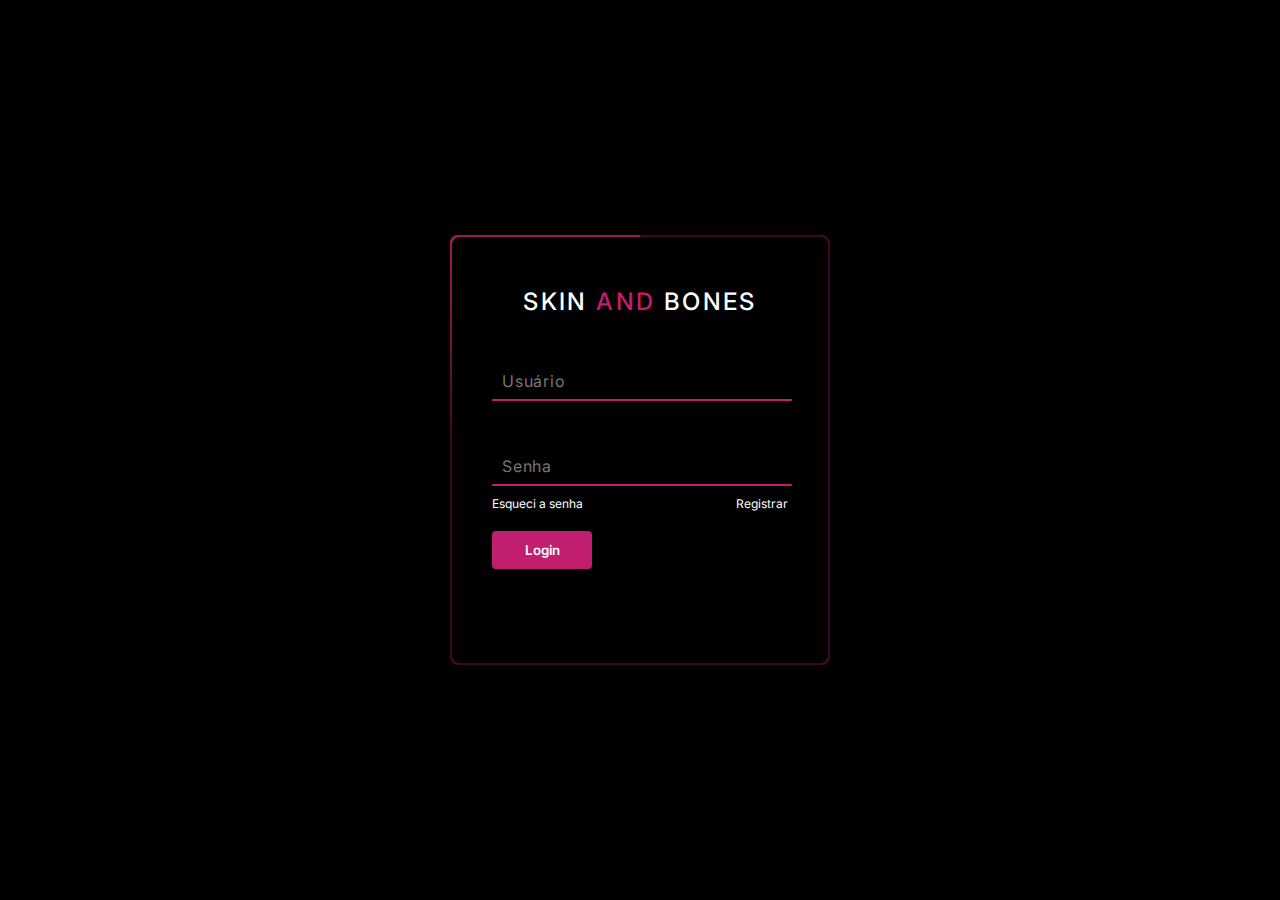
<file: index.html>
<!DOCTYPE html>
<html lang="PT-BR">
<head>
    <meta charset="UTF-8">
    <title>Área de login</title>

    <!-- GOOGLE FONTS -->
    <link rel="preconnect" href="https://fonts.googleapis.com">
    <link rel="preconnect" href="https://fonts.gstatic.com" crossorigin>
    <link href="https://fonts.googleapis.com/css2?family=Inter:wght@700&display=swap" rel="stylesheet">

     <!-- CSS STYLE -->
    <link rel="stylesheet" href="style.css">

     <!-- FAVICON -->
     <link rel="shortcut icon" href="favicon/logo_skull.png" type="image/x-icon">
    
</head>
    
    <div class="box">
        <div class="form">
            <h2>SKIN <font color="#C21E6F">AND</font> BONES</h2>
            <div class="inputBox">
                <input type="text" required="required" placeholder="Usuário">
                
                <i></i>
            </div>
            <div class="inputBox">
                <input type="password" required="required" placeholder="Senha">
                
                <i></i>
            </div>
            <div class="links">
                <a href="#">Esqueci a senha</a color>
                <a href="#">Registrar</a>
            </div>
            <input type="submit" value="Login"
        </div>
    </div>
</body>
</html>
</file>
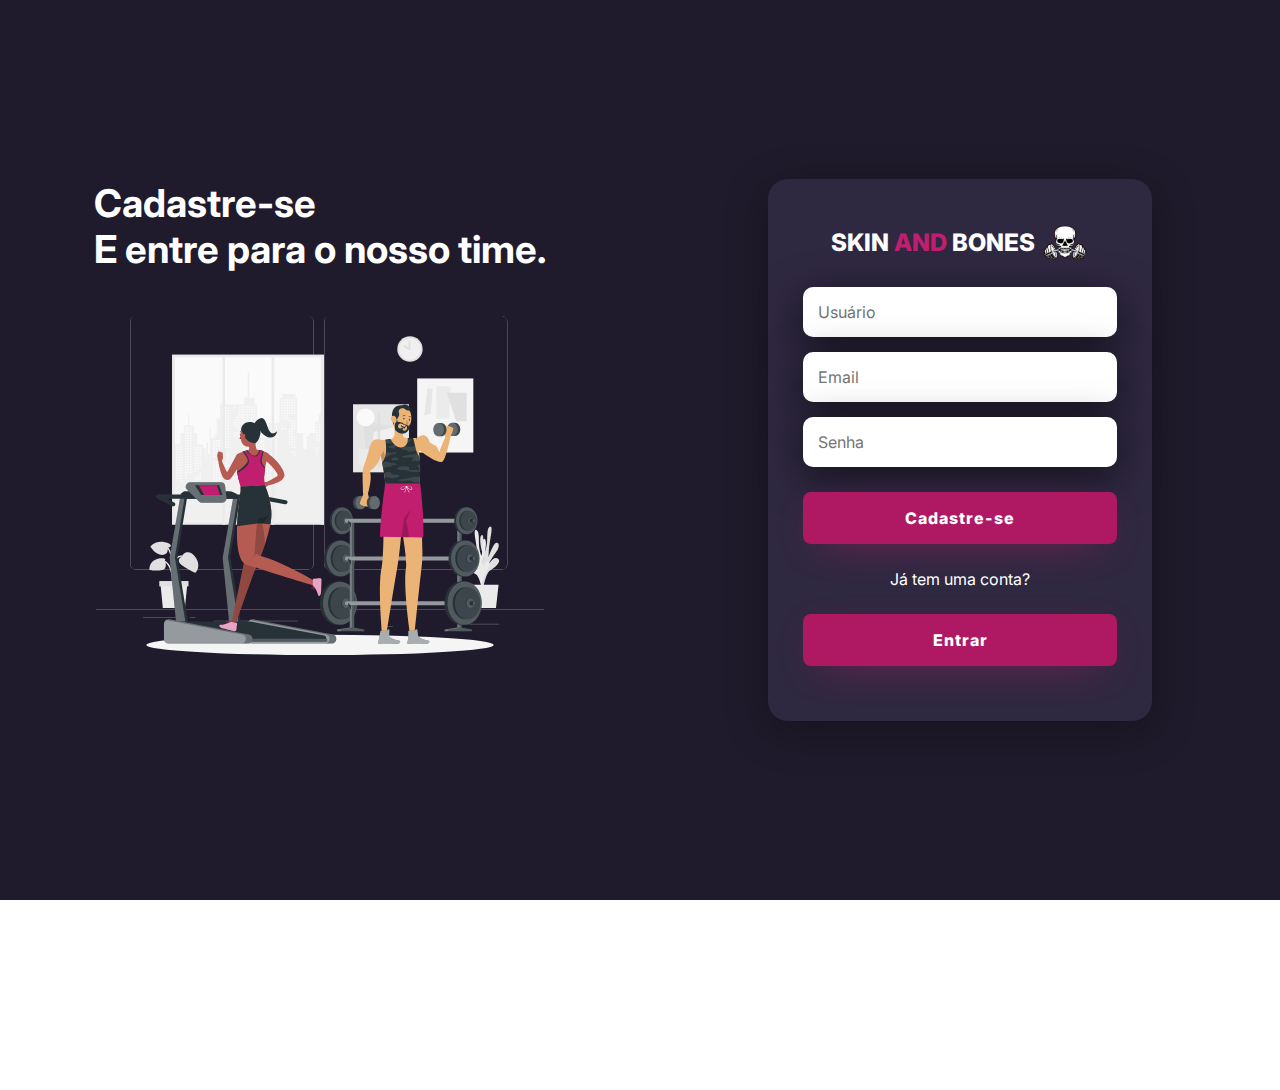
<file: cadastro/index.html>
<!DOCTYPE html>
<html lang="pt-Br">
<head>
    <meta charset="UTF-8">
    <meta http-equiv="X-UA-Compatible" content="IE=edge">
    <meta name="viewport" content="width=device-width, initial-scale=1.0">
    <title>Skin and Bones - entre ou Cadastre-se</title>

    <!-- CSS STYLE -->
    <link rel="stylesheet" href="style.css">

    <!-- GOOGLE FONTS -->
    <link rel="preconnect" href="https://fonts.googleapis.com">
    <link rel="preconnect" href="https://fonts.gstatic.com" crossorigin>
    <link href="https://fonts.googleapis.com/css2?family=Inter:wght@700&display=swap" rel="stylesheet">

    <!-- FAVICON -->
    <link rel="shortcut icon" href="../favicon/logo_skull.png" type="image/x-icon">

</head>
<body>
    <div class="main-cadastro">

        <!-- PARTE ESQUERDA DA TELA -->
        <div class="left-cadastro">
            <h1>Cadastre-se<br>E entre para o nosso time.</h1>
            <img src="img/gym-animate.svg"  class="left-cadastro-image" alt="gym-animate">
        
        </div>
        <!-- PARTE DIREITA DA TELA -->
        <div class="right-cadastro">

            <!-- FORMULARIO -->
            <div class="card-cadastro">
                <h1>SKIN <font color="#C21E6F">AND</font> BONES <img class="logo" src="../favicon/logo_skull.png" alt="logo_skull"></h1>
                <div class="textfield">
                    
                    <input type="text" name="usuario" placeholder="Usuário">
                </div>
                <div class="textfield">
                    
                    <input type="email" name="email" placeholder="Email">
                </div>
                <div class="textfield">
                    
                    <input type="password" name="senha" placeholder="Senha">
            </div>
            <button class="btn-cadastro">Cadastre-se</button>
            <p>Já tem uma conta?</p>
            <button class="btn-cadastro"><a href="../login/index.html">Entrar</a></button>
        </div>
    </div>
</body>
</html>
</file>
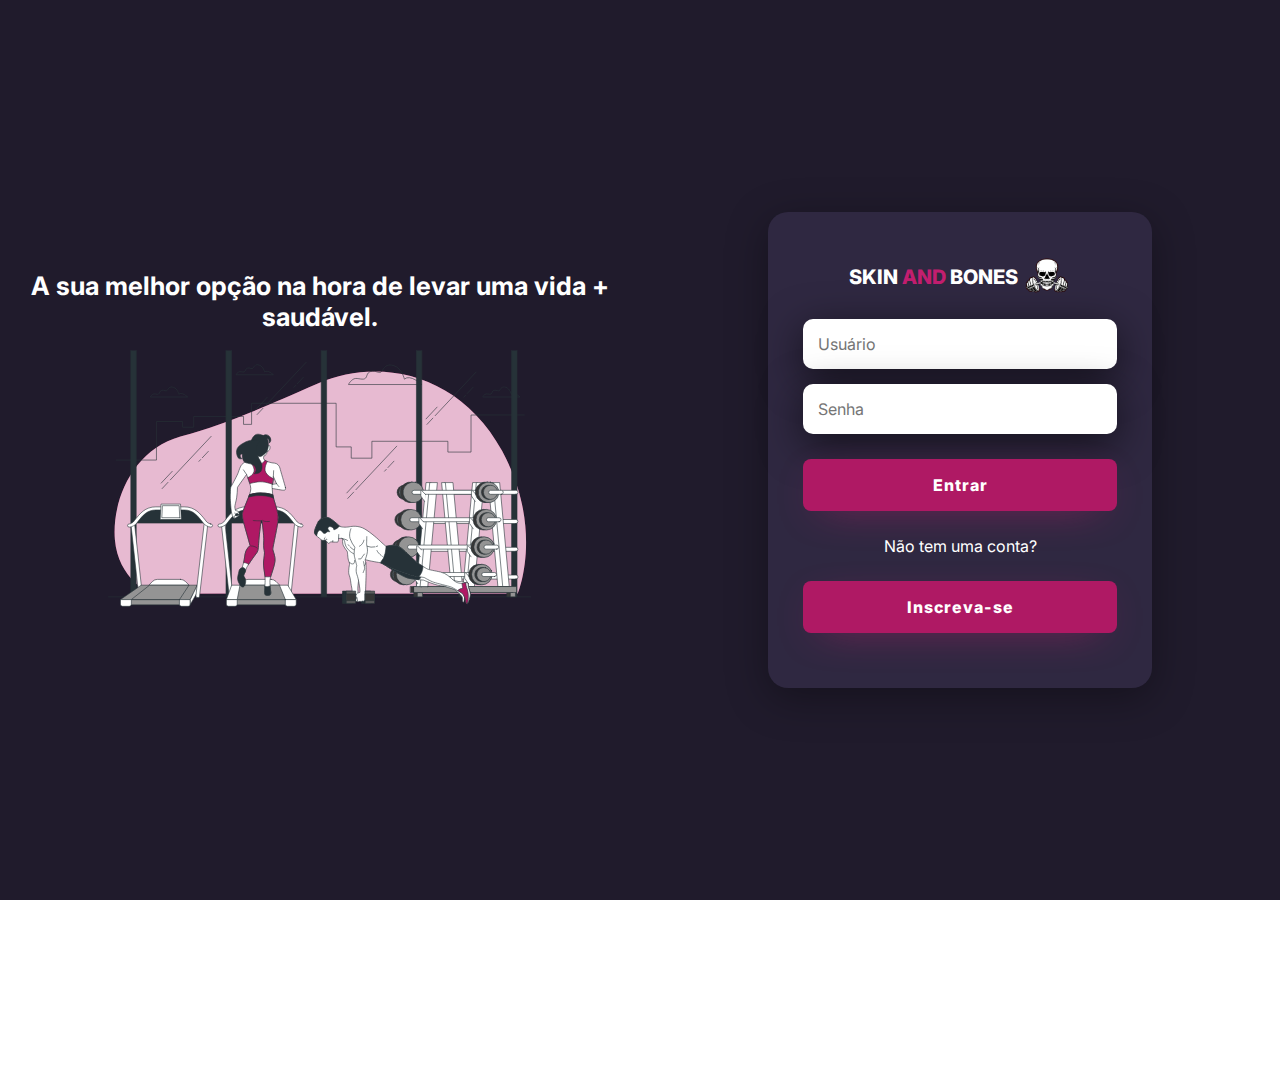
<file: login/index.html>
<!DOCTYPE html>
<html lang="pt-Br">
<head>
    <meta charset="UTF-8">
    <meta http-equiv="X-UA-Compatible" content="IE=edge">
    <meta name="viewport" content="width=device-width, initial-scale=1.0">
    <title>Skin and Bones - entre ou Cadastre-se</title>

    <!-- CSS STYLE -->
    <link rel="stylesheet" href="style.css">

    <!-- GOOGLE FONTS -->
    <link rel="preconnect" href="https://fonts.googleapis.com">
    <link rel="preconnect" href="https://fonts.gstatic.com" crossorigin>
    <link href="https://fonts.googleapis.com/css2?family=Inter:wght@700&display=swap" rel="stylesheet">


    <!-- FAVICON -->
    <link rel="shortcut icon" href="../favicon/logo_skull.png" type="image/x-icon">

</head>
<body>
    <div class="main-cadastro">

        <!-- PARTE ESQUERDA DA TELA -->
        <div class="left-cadastro">
            <h1>A sua melhor opção na hora de levar uma vida + saudável.</h1>
            <img src="img/gym-animate.svg"  class="left-cadastro-image" alt="gym-animate">

    
            
        </div>

        <!-- PARTE DIREITA DA TELA -->
        <div class="right-cadastro">

            <!-- FORMULARIO -->
            <div class="card-cadastro">
                <h1>SKIN <font color="#C21E6F">AND</font> BONES <img class="logo" src="../favicon/logo_skull.png" alt="logo_skull"> </h1>
                <div class="textfield">
                    
                    <input type="text" name="usuario" placeholder="Usuário">
                </div>
                
                <div class="textfield">
                    
                    <input type="password" name="senha" placeholder="Senha">
            </div>
            <button class="btn-cadastro"><a href="../login/index.html">Entrar</a></button>
            <p>Não tem uma conta?</p>
            <button class="btn-cadastro"><a href="../login/index.html"><a href="../cadastro/index.html">Inscreva-se</a></a></button>
        </div>
    </div>
</body>
</html>
</file>
<file: style.css>
@import url('https://fonts.googleapis.com/css2?family=Poppins:wight@300;400;500;600;700;800;900 &display=swap');
*
{
    margin: 0;
    padding: 0;
    box-sizing: border-box;
    font-family:'Inter', sans-serif;
}
body
{
    display: flex;
    justify-content: center;
    align-items: center;
    min-height: 100vh;
    background: black;
}


.box
{
    position: relative;
    width: 380px;
    height: 430px;
    background: #c21e704d;
    border-radius: 8px;
    overflow: hidden;
    
}
.box::before
{
    content: '';
    position: absolute;
    top: -50%;
    left: -50%;
    width: 380px;
    height: 420px;
    background: linear-gradient(0deg,transparent, #C21E6F);
    transform-origin: bottom right;
    animation: animate 6s linear infinite;
}
.box::after
{
    content: '';
    position: absolute;
    top: -50%;
    left: -50%;
    width: 380px;
    height: 420px;
    background: linear-gradient(0deg,transparent,#C21E6F);
    transform-origin: bottom right;
    animation: animate 6s linear infinite;
    animation-delay: -3s;
}
@keyframes animate
{
    0%
    {
        transform: rotate(0deg);
    }
    100%
    {
        transform: rotate(360deg);
    }
}
.form
{
    position: absolute;
    inset: 2px;
    border-radius: 8px;
    background: black;
    z-index: 10;
    padding: 50px 40px;
    display: flex;
    flex-direction: column;
    
}
.form h2
{
    color: white;
    font-weight: 500;
    text-align: center;
    letter-spacing: 0.1em;
}
.inputBox
{
    position: relative;
    width: 300px;
    margin-top: 35px;
}
.inputBox input
{
    position: relative;
    width: 100%;
    padding: 20px 10px 10px;
    background: transparent;
    border: none;
    outline: none;
    color: #ffffff;
    font-size: 1em;
    letter-spacing: 0.05em;
    z-index: 10;
}
.inputBox span
{
    position: absolute;
    left: 0;
    padding: 20px 10px 10px;
    font-size: 1em;
    color: #8f8f8f;
    pointer-events: none;
    letter-spacing: 0.05em;
    transition: 0.05s;
}
.inputBox input:valid ~ span
.inputBox input:focus ~ span
{
    color: #C21E6F;
    transform: translate(-10px);
    font-size: 0.75em;
}
.inputBox i
{
    position: absolute;
    left: 0;
    bottom: 0;
    width: 100%;
    height: 2px;
    background: #C21E6F;
    border-radius: 4px;
    transition: 0.5s;
    pointer-events: none;
    z-index: 9;
}
.inputBox input:valid ~ i
.inputBox input:focus ~ i
{
    height: 44px;
}
.links
{
    display: flex;
    justify-content: space-between;
}
.links a
{
    margin: 10px 0;
    font-size: 0.75em;
    color: #ffffff;
    text-decoration: none;
}
.links a:hover
.links a:nth-child(2)
{
    color: #C21E6F;
}
input[type="submit"]
{
    border: none;
    outline: none;
    background: #C21E6F;
    padding: 11px 25px;
    width: 100px;
    margin-top: 10px;
    border-radius: 4px;
    font-weight: 600;
    cursor: pointer;
    color: #ffffff;
}
input[type="submit"]:active
{
    opacity: 0.8;
}
</file>
<file: cadastro/style.css>
@charset "UTF-8";

@import url('https://fonts.googleapis.com/css2?family=Poppins:wight@300;400;500;600;700;800;900 &display=swap');

* {
    margin: 0;
    padding: 0;
    font-family: 'Inter', sans-serif;
    box-sizing: border-box;
    
}

.main-cadastro {
    width: 100vw;
    height: 100vh;
    background: #201b2c;
    display: flex;
    justify-content: center;
    align-items: center;
}

.left-cadastro {
    width: 50vw;
    height: 100vw;
    display: flex;
    justify-content: center;
    align-items: center;
    flex-direction: column;    
}

.left-cadastro > h1 {
    color: white;
    font-size: 3vw;
}

.left-cadastro-image {
    width: 35vw;
}

.right-cadastro {
    width: 50vw;
    height: 100vw;
    display: flex;
    justify-content: center;
    align-items: center;
}

.card-cadastro {
    width: 60%;
    display: flex;
    justify-content: center;
    align-items: center;
    flex-direction: column;
    padding: 30px 35px;
    background: #2f2841;
    border-radius: 20px;
    box-shadow: 0px 10px 40px #00000056;
}

.card-cadastro > h1 {
    padding: 15px;
    color: white;
    font-weight: 800;
    margin: 0;
    font-size: 1.5em;
}

.logo {
    width: 50px;
    margin-bottom: -10px;
    
}


.textfield {
    display: flex;
    flex-direction: column;
    align-items: flex-start;
    justify-content: center;
    width: 100%;
    

}

.textfield > input {
    width: 100%;
    border: none;
    border-radius: 10px;
    padding: 15px;
    background: white;
    color: rgba(0, 0, 0, 0.753);
    font-size: 12pt;
    box-shadow: 0px 10px 40px #00000091;
    outline: none;
    box-sizing: border-box;
    margin-top: 15px;
}

input:hover {
    color: #fff;
    background-color: #201b2c;
    
    
}

.btn-cadastro {
    width: 100%;
    padding: 16px 0px;
    margin: 25px;
    border: none;
    border-radius: 8px;
    outline: none;
    font-weight: 800;
    letter-spacing: 1px;
    color: white;
    background: #af1964;
    cursor: pointer;
    box-shadow: 0px 10px 40px -19px #C21E6F;
    font-size: 12pt;
}

p {
    color: white;
}

a {
    text-decoration: none;
    color: white;
}

@media only screen and (max-width: 950px) {
    .card-cadastro {
        width: 85%;
    }
}

@media only screen and (max-width: 600px) {
    .main-cadastro {
        flex-direction: column;
        
    }

    .left-cadastro > h1 {
        display: none;
    }

    .left-cadastro {
        width: 100%;
        height: auto;
    }

    .right-cadastro {
        width: 100%;
        height: auto;
    }

    .card-cadastro {
        width: 90%;
        margin-right: 0.8vw;
    }

    .left-cadastro-image {
        display: none;
    }

    .card-cadastro > h1 {
        font-size: 1.3em;
    }
    
}
</file>
<file: login/style.css>
@charset "UTF-8";

@import url('https://fonts.googleapis.com/css2?family=Poppins:wight@300;400;500;600;700;800;900 &display=swap');

* {
    margin: 0;
    padding: 0;
    font-family: 'Inter', sans-serif;
    box-sizing: border-box;
    
}

.main-cadastro {
    width: 100vw;
    height: 100vh;
    background: #201b2c;
    display: flex;
    justify-content: center;
    align-items: center;
}

.left-cadastro {
    width: 50vw;
    height: 100vw;
    display: flex;
    justify-content: center;
    align-items: center;
    flex-direction: column;    
}

.left-cadastro > h1 {
    color: white;
    font-size: 2vw;
    text-align: center;
}

.left-cadastro-image {
    width: 35vw;
}

.right-cadastro {
    width: 50vw;
    height: 100vw;
    display: flex;
    justify-content: center;
    align-items: center;
}

.card-cadastro {
    width: 60%;
    display: flex;
    justify-content: center;
    align-items: center;
    flex-direction: column;
    padding: 30px 35px;
    background: #2f2841;
    border-radius: 20px;
    box-shadow: 0px 10px 40px #00000056;
}

.card-cadastro > h1 {
    padding: 15px;
    color: white;
    font-weight: 800;
    margin: 0;
    font-size: 15pt;
}

.logo {
    width: 50px;
    margin-bottom: -10px;
    
}



.textfield {
    display: flex;
    flex-direction: column;
    align-items: flex-start;
    justify-content: center;
    width: 100%;
    

}

.textfield > input {
    width: 100%;
    border: none;
    border-radius: 10px;
    padding: 15px;
    background: white;
    color: rgba(0, 0, 0, 0.753);
    font-size: 12pt;
    box-shadow: 0px 10px 40px #00000091;
    outline: none;
    box-sizing: border-box;
    margin-top: 15px;
}

input:hover {
    color: #fff;
    background-color: #201b2c;
}

.btn-cadastro {
    width: 100%;
    padding: 16px 0px;
    margin: 25px;
    border: none;
    border-radius: 8px;
    outline: none;
    font-weight: 800;
    letter-spacing: 1px;
    color: white;
    background: #af1964;
    cursor: pointer;
    box-shadow: 0px 10px 40px -19px #C21E6F;
    font-size: 12pt;
}

p {
    color: white;
}

a {
    text-decoration: none;
    color: white;
}

@media only screen and (max-width: 950px) {
    .card-cadastro {
        width: 85%;
    }
}

@media only screen and (max-width: 600px) {
    .main-cadastro {
        flex-direction: column;
        
    }

    .left-cadastro > h1 {
        display: none;
    }

    .left-cadastro {
        width: 100%;
        height: auto;
    }

    .right-cadastro {
        width: 100%;
        height: auto;
    }

    .card-cadastro {
        width: 90%;
        margin-right: 0.8vw;
    }

    .left-cadastro-image {
        display: none;
    }
   


    
}
</file>
